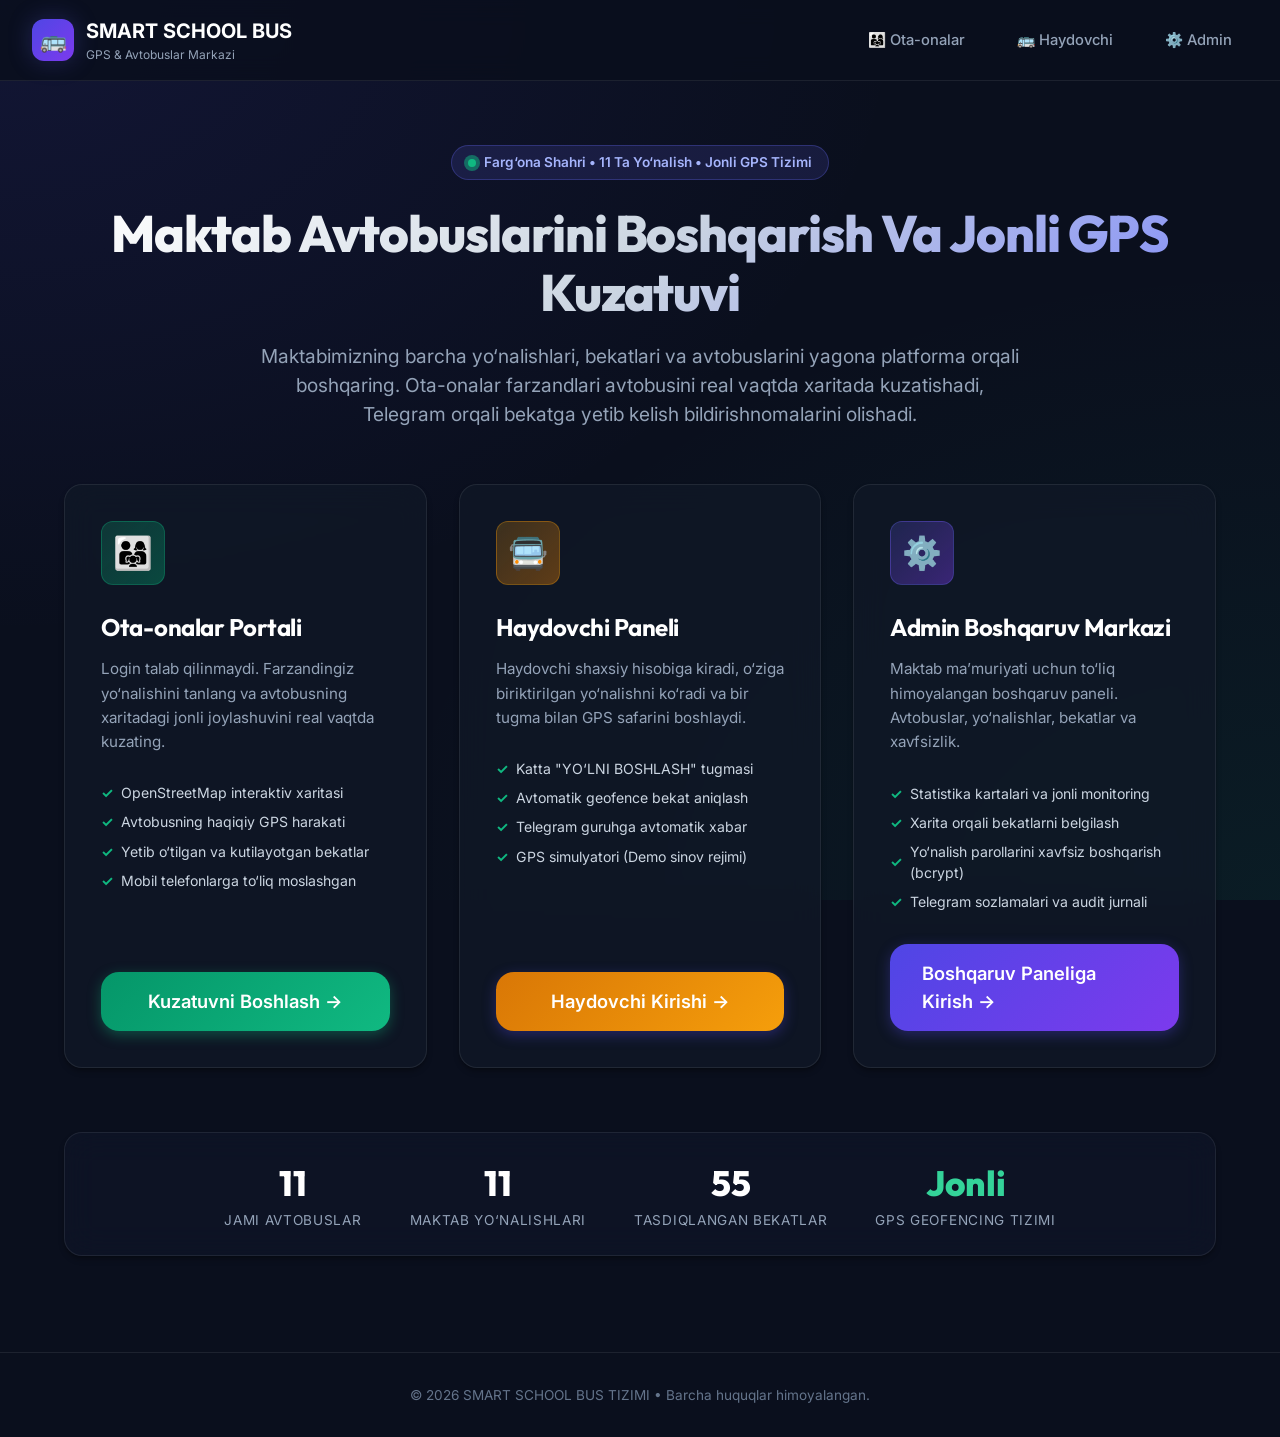
<file: static/index.html>
<!DOCTYPE html>
<html lang="uz">
<head>
  <meta charset="UTF-8">
  <meta name="viewport" content="width=device-width, initial-scale=1.0">
  <title>Smart School Bus — Maktab Avtobuslarini Boshqarish va GPS Kuzatuv Tizimi</title>
  <meta name="description" content="Maktab avtobuslari uchun to'liq boshqaruv, haydovchi GPS uzatmasi va ota-onalar jonli kuzatuv platformasi">
  <link rel="stylesheet" href="/static/css/styles.css">
  <style>
    .hero-container {
      max-width: 1200px;
      margin: 0 auto;
      padding: 4rem 1.5rem 6rem;
      text-align: center;
    }

    .hero-badge {
      display: inline-flex;
      align-items: center;
      gap: 0.5rem;
      background: rgba(99, 102, 241, 0.15);
      border: 1px solid rgba(99, 102, 241, 0.3);
      color: #a5b4fc;
      padding: 0.4rem 1rem;
      border-radius: var(--radius-full);
      font-size: 0.85rem;
      font-weight: 600;
      margin-bottom: 1.5rem;
    }

    .hero-title {
      font-size: 3.2rem;
      font-weight: 800;
      line-height: 1.15;
      margin-bottom: 1.25rem;
      background: linear-gradient(135deg, #ffffff 0%, #cbd5e1 50%, #818cf8 100%);
      -webkit-background-clip: text;
      -webkit-text-fill-color: transparent;
    }

    .hero-desc {
      font-size: 1.2rem;
      color: var(--text-muted);
      max-width: 760px;
      margin: 0 auto 3.5rem;
    }

    .portal-grid {
      display: grid;
      grid-template-columns: repeat(auto-fit, minmax(320px, 1fr));
      gap: 2rem;
      text-align: left;
    }

    .portal-card {
      padding: 2.25rem;
      position: relative;
      overflow: hidden;
      display: flex;
      flex-direction: column;
      justify-content: space-between;
      border: 1px solid var(--border-color);
      transition: all 0.3s cubic-bezier(0.16, 1, 0.3, 1);
    }

    .portal-card:hover {
      transform: translateY(-6px);
      box-shadow: 0 20px 30px -10px rgba(0, 0, 0, 0.5), 0 0 20px rgba(99, 102, 241, 0.2);
      border-color: rgba(99, 102, 241, 0.4);
    }

    .portal-icon {
      width: 64px;
      height: 64px;
      border-radius: var(--radius-md);
      display: flex;
      align-items: center;
      justify-content: center;
      font-size: 2rem;
      margin-bottom: 1.5rem;
    }

    .icon-parent {
      background: linear-gradient(135deg, rgba(16, 185, 129, 0.2) 0%, rgba(5, 150, 105, 0.4) 100%);
      border: 1px solid rgba(16, 185, 129, 0.3);
    }

    .icon-driver {
      background: linear-gradient(135deg, rgba(245, 158, 11, 0.2) 0%, rgba(217, 119, 6, 0.4) 100%);
      border: 1px solid rgba(245, 158, 11, 0.3);
    }

    .icon-admin {
      background: linear-gradient(135deg, rgba(99, 102, 241, 0.2) 0%, rgba(124, 58, 237, 0.4) 100%);
      border: 1px solid rgba(99, 102, 241, 0.3);
    }

    .portal-card h3 {
      font-size: 1.5rem;
      font-weight: 700;
      margin-bottom: 0.75rem;
      color: #fff;
    }

    .portal-card p {
      color: var(--text-muted);
      font-size: 0.95rem;
      margin-bottom: 1.75rem;
      line-height: 1.6;
    }

    .portal-features {
      list-style: none;
      margin-bottom: 2rem;
    }

    .portal-features li {
      font-size: 0.88rem;
      color: #cbd5e1;
      margin-bottom: 0.5rem;
      display: flex;
      align-items: center;
      gap: 0.5rem;
    }

    .portal-features li::before {
      content: '✓';
      color: var(--success);
      font-weight: bold;
    }

    .stats-ticker {
      display: flex;
      justify-content: center;
      gap: 3rem;
      margin-top: 4rem;
      padding: 1.5rem;
      background: rgba(15, 23, 42, 0.6);
      border-radius: var(--radius-lg);
      border: 1px solid var(--border-color);
      flex-wrap: wrap;
    }

    .ticker-item {
      text-align: center;
    }

    .ticker-val {
      font-size: 2.2rem;
      font-weight: 800;
      font-family: 'Outfit', sans-serif;
      color: #fff;
    }

    .ticker-label {
      font-size: 0.85rem;
      color: var(--text-muted);
      text-transform: uppercase;
      letter-spacing: 0.05em;
    }
  </style>
</head>
<body>

  <!-- Navigation -->
  <header class="navbar">
    <div class="brand-badge">
      <div class="brand-icon">🚌</div>
      <div>
        <span>SMART SCHOOL BUS</span>
        <span style="display:block; font-size:0.75rem; color:var(--text-muted); font-weight:400;">GPS & Avtobuslar Markazi</span>
      </div>
    </div>
    <nav class="nav-links">
      <a href="/parent" class="nav-link">👨‍👩‍👧 Ota-onalar</a>
      <a href="/driver" class="nav-link">🚌 Haydovchi</a>
      <a href="/admin" class="nav-link">⚙️ Admin</a>
    </nav>
  </header>

  <!-- Hero Section -->
  <main class="hero-container">
    <div class="hero-badge">
      <span class="pulse-dot"></span>
      Farg‘ona Shahri • 11 Ta Yo‘nalish • Jonli GPS Tizimi
    </div>

    <h1 class="hero-title">Maktab Avtobuslarini Boshqarish Va Jonli GPS Kuzatuvi</h1>
    <p class="hero-desc">
      Maktabimizning barcha yo‘nalishlari, bekatlari va avtobuslarini yagona platforma orqali boshqaring. 
      Ota-onalar farzandlari avtobusini real vaqtda xaritada kuzatishadi, Telegram orqali bekatga yetib kelish bildirishnomalarini olishadi.
    </p>

    <!-- Portal Cards -->
    <div class="portal-grid">
      
      <!-- Parent Portal Card -->
      <div class="portal-card glass-panel">
        <div>
          <div class="portal-icon icon-parent">👨‍👩‍👧</div>
          <h3>Ota-onalar Portali</h3>
          <p>Login talab qilinmaydi. Farzandingiz yo‘nalishini tanlang va avtobusning xaritadagi jonli joylashuvini real vaqtda kuzating.</p>
          <ul class="portal-features">
            <li>OpenStreetMap interaktiv xaritasi</li>
            <li>Avtobusning haqiqiy GPS harakati</li>
            <li>Yetib o‘tilgan va kutilayotgan bekatlar</li>
            <li>Mobil telefonlarga to‘liq moslashgan</li>
          </ul>
        </div>
        <a href="/parent" class="btn btn-success btn-lg" style="width: 100%;">
          Kuzatuvni Boshlash →
        </a>
      </div>

      <!-- Driver Portal Card -->
      <div class="portal-card glass-panel">
        <div>
          <div class="portal-icon icon-driver">🚍</div>
          <h3>Haydovchi Paneli</h3>
          <p>Haydovchi shaxsiy hisobiga kiradi, o‘ziga biriktirilgan yo‘nalishni ko‘radi va bir tugma bilan GPS safarini boshlaydi.</p>
          <ul class="portal-features">
            <li>Katta "YO‘LNI BOSHLASH" tugmasi</li>
            <li>Avtomatik geofence bekat aniqlash</li>
            <li>Telegram guruhga avtomatik xabar</li>
            <li>GPS simulyatori (Demo sinov rejimi)</li>
          </ul>
        </div>
        <a href="/driver" class="btn btn-primary btn-lg" style="width: 100%; background: linear-gradient(135deg, #d97706 0%, #f59e0b 100%);">
          Haydovchi Kirishi →
        </a>
      </div>

      <!-- Admin Portal Card -->
      <div class="portal-card glass-panel">
        <div>
          <div class="portal-icon icon-admin">⚙️</div>
          <h3>Admin Boshqaruv Markazi</h3>
          <p>Maktab ma’muriyati uchun to‘liq himoyalangan boshqaruv paneli. Avtobuslar, yo‘nalishlar, bekatlar va xavfsizlik.</p>
          <ul class="portal-features">
            <li>Statistika kartalari va jonli monitoring</li>
            <li>Xarita orqali bekatlarni belgilash</li>
            <li>Yo‘nalish parollarini xavfsiz boshqarish (bcrypt)</li>
            <li>Telegram sozlamalari va audit jurnali</li>
          </ul>
        </div>
        <a href="/admin" class="btn btn-primary btn-lg" style="width: 100%;">
          Boshqaruv Paneliga Kirish →
        </a>
      </div>

    </div>

    <!-- Quick Stats Ticker -->
    <div class="stats-ticker glass-panel" id="statsTicker">
      <div class="ticker-item">
        <div class="ticker-val" id="tBuses">11</div>
        <div class="ticker-label">Jami Avtobuslar</div>
      </div>
      <div class="ticker-item">
        <div class="ticker-val" id="tRoutes">11</div>
        <div class="ticker-label">Maktab Yo‘nalishlari</div>
      </div>
      <div class="ticker-item">
        <div class="ticker-val" id="tStops">55</div>
        <div class="ticker-label">Tasdiqlangan Bekatlar</div>
      </div>
      <div class="ticker-item">
        <div class="ticker-val" id="tActive" style="color: #34d399;">Jonli</div>
        <div class="ticker-label">GPS Geofencing Tizimi</div>
      </div>
    </div>
  </main>

  <footer style="text-align: center; padding: 2rem; color: var(--text-dim); font-size: 0.85rem; border-top: 1px solid var(--border-color);">
    © 2026 SMART SCHOOL BUS TIZIMI • Barcha huquqlar himoyalangan.
  </footer>

</body>
</html>
</file>
<file: static/css/styles.css>
@import url('https://fonts.googleapis.com/css2?family=Inter:wght@300;400;500;600;700&family=Outfit:wght@400;500;600;700;800&display=swap');

:root {
  --bg-main: #0a0f1d;
  --bg-card: rgba(17, 24, 39, 0.75);
  --bg-card-hover: rgba(30, 41, 59, 0.85);
  --bg-card-solid: #111827;
  --bg-surface: #1e293b;
  --border-color: rgba(255, 255, 255, 0.08);
  --border-focus: rgba(99, 102, 241, 0.5);

  --primary: #4f46e5;
  --primary-light: #6366f1;
  --primary-gradient: linear-gradient(135deg, #4f46e5 0%, #7c3aed 100%);
  --success: #10b981;
  --success-gradient: linear-gradient(135deg, #059669 0%, #10b981 100%);
  --warning: #f59e0b;
  --danger: #ef4444;
  --danger-gradient: linear-gradient(135deg, #dc2626 0%, #ef4444 100%);
  --info: #06b6d4;

  --text-main: #f8fafc;
  --text-muted: #94a3b8;
  --text-dim: #64748b;

  --shadow-sm: 0 1px 2px 0 rgba(0, 0, 0, 0.25);
  --shadow-md: 0 4px 6px -1px rgba(0, 0, 0, 0.3), 0 2px 4px -2px rgba(0, 0, 0, 0.3);
  --shadow-lg: 0 10px 15px -3px rgba(0, 0, 0, 0.4), 0 4px 6px -4px rgba(0, 0, 0, 0.4);
  --shadow-glow: 0 0 25px rgba(99, 102, 241, 0.25);

  --radius-sm: 8px;
  --radius-md: 12px;
  --radius-lg: 18px;
  --radius-full: 9999px;
}

* {
  margin: 0;
  padding: 0;
  box-sizing: border-box;
}

body {
  font-family: 'Inter', sans-serif;
  background-color: var(--bg-main);
  color: var(--text-main);
  min-height: 100vh;
  line-height: 1.5;
  overflow-x: hidden;
  background-image: 
    radial-gradient(at 0% 0%, rgba(79, 70, 229, 0.12) 0px, transparent 50%),
    radial-gradient(at 100% 100%, rgba(16, 185, 129, 0.08) 0px, transparent 50%);
  background-attachment: fixed;
}

h1, h2, h3, h4, .font-heading {
  font-family: 'Outfit', sans-serif;
  letter-spacing: -0.02em;
}

a {
  color: inherit;
  text-decoration: none;
}

/* Glass panel */
.glass-panel {
  background: var(--bg-card);
  backdrop-filter: blur(16px);
  -webkit-backdrop-filter: blur(16px);
  border: 1px solid var(--border-color);
  border-radius: var(--radius-lg);
  box-shadow: var(--shadow-md);
  transition: all 0.25s ease;
}

.glass-panel:hover {
  border-color: rgba(255, 255, 255, 0.14);
}

/* Header & Navbar */
.navbar {
  display: flex;
  align-items: center;
  justify-content: space-between;
  padding: 1rem 2rem;
  background: rgba(10, 15, 29, 0.85);
  backdrop-filter: blur(12px);
  border-bottom: 1px solid var(--border-color);
  position: sticky;
  top: 0;
  z-index: 1000;
}

.brand-badge {
  display: flex;
  align-items: center;
  gap: 0.75rem;
  font-size: 1.25rem;
  font-weight: 700;
  color: #fff;
}

.brand-icon {
  width: 42px;
  height: 42px;
  border-radius: var(--radius-md);
  background: var(--primary-gradient);
  display: flex;
  align-items: center;
  justify-content: center;
  font-size: 1.35rem;
  box-shadow: var(--shadow-glow);
}

.nav-links {
  display: flex;
  gap: 1.25rem;
  align-items: center;
}

.nav-link {
  font-size: 0.92rem;
  font-weight: 500;
  color: var(--text-muted);
  padding: 0.5rem 1rem;
  border-radius: var(--radius-sm);
  transition: all 0.2s ease;
}

.nav-link:hover, .nav-link.active {
  color: #fff;
  background: rgba(255, 255, 255, 0.06);
}

/* Buttons */
.btn {
  display: inline-flex;
  align-items: center;
  justify-content: center;
  gap: 0.5rem;
  padding: 0.65rem 1.25rem;
  font-size: 0.95rem;
  font-weight: 600;
  border-radius: var(--radius-md);
  cursor: pointer;
  border: none;
  transition: all 0.2s ease;
  user-select: none;
}

.btn-primary {
  background: var(--primary-gradient);
  color: #fff;
  box-shadow: 0 4px 14px rgba(79, 70, 229, 0.35);
}

.btn-primary:hover {
  box-shadow: 0 6px 20px rgba(79, 70, 229, 0.5);
  transform: translateY(-1px);
}

.btn-success {
  background: var(--success-gradient);
  color: #fff;
  box-shadow: 0 4px 14px rgba(16, 185, 129, 0.35);
}

.btn-success:hover {
  box-shadow: 0 6px 20px rgba(16, 185, 129, 0.5);
  transform: translateY(-1px);
}

.btn-danger {
  background: var(--danger-gradient);
  color: #fff;
  box-shadow: 0 4px 14px rgba(239, 68, 68, 0.35);
}

.btn-danger:hover {
  box-shadow: 0 6px 20px rgba(239, 68, 68, 0.5);
  transform: translateY(-1px);
}

.btn-secondary {
  background: rgba(255, 255, 255, 0.08);
  color: var(--text-main);
  border: 1px solid var(--border-color);
}

.btn-secondary:hover {
  background: rgba(255, 255, 255, 0.14);
}

.btn-sm {
  padding: 0.4rem 0.75rem;
  font-size: 0.85rem;
  border-radius: var(--radius-sm);
}

.btn-lg {
  padding: 1rem 2rem;
  font-size: 1.15rem;
  border-radius: var(--radius-lg);
}

/* Badges */
.badge {
  display: inline-flex;
  align-items: center;
  gap: 0.35rem;
  padding: 0.25rem 0.65rem;
  font-size: 0.75rem;
  font-weight: 600;
  text-transform: uppercase;
  letter-spacing: 0.05em;
  border-radius: var(--radius-full);
}

.badge-success {
  background: rgba(16, 185, 129, 0.15);
  color: #34d399;
  border: 1px solid rgba(16, 185, 129, 0.3);
}

.badge-warning {
  background: rgba(245, 158, 11, 0.15);
  color: #fbbf24;
  border: 1px solid rgba(245, 158, 11, 0.3);
}

.badge-danger {
  background: rgba(239, 68, 68, 0.15);
  color: #f87171;
  border: 1px solid rgba(239, 68, 68, 0.3);
}

.badge-info {
  background: rgba(6, 182, 212, 0.15);
  color: #38bdf8;
  border: 1px solid rgba(6, 182, 212, 0.3);
}

.badge-gray {
  background: rgba(148, 163, 184, 0.15);
  color: #94a3b8;
  border: 1px solid rgba(148, 163, 184, 0.3);
}

/* Pulse animation for live status */
.pulse-dot {
  width: 8px;
  height: 8px;
  border-radius: 50%;
  background: #10b981;
  position: relative;
  display: inline-block;
}

.pulse-dot::after {
  content: '';
  position: absolute;
  top: -4px;
  left: -4px;
  width: 16px;
  height: 16px;
  border-radius: 50%;
  background: rgba(16, 185, 129, 0.5);
  animation: pulse-ring 1.8s cubic-bezier(0.215, 0.61, 0.355, 1) infinite;
}

@keyframes pulse-ring {
  0% { transform: scale(0.6); opacity: 1; }
  100% { transform: scale(2.2); opacity: 0; }
}

.pulse-dot.danger {
  background: #ef4444;
}
.pulse-dot.danger::after {
  background: rgba(239, 68, 68, 0.5);
}

/* Form inputs */
.form-group {
  margin-bottom: 1.25rem;
}

.form-label {
  display: block;
  font-size: 0.88rem;
  font-weight: 500;
  margin-bottom: 0.45rem;
  color: var(--text-muted);
}

.form-input, .form-select, .form-textarea {
  width: 100%;
  padding: 0.75rem 1rem;
  background: rgba(15, 23, 42, 0.8);
  border: 1px solid var(--border-color);
  border-radius: var(--radius-md);
  color: #fff;
  font-size: 0.95rem;
  transition: all 0.2s ease;
  font-family: inherit;
}

.form-input:focus, .form-select:focus, .form-textarea:focus {
  outline: none;
  border-color: var(--primary-light);
  box-shadow: 0 0 0 3px rgba(99, 102, 241, 0.25);
  background: rgba(15, 23, 42, 0.95);
}

/* Modal */
.modal-overlay {
  position: fixed;
  inset: 0;
  background: rgba(0, 0, 0, 0.75);
  backdrop-filter: blur(6px);
  display: flex;
  align-items: center;
  justify-content: center;
  z-index: 2000;
  opacity: 0;
  visibility: hidden;
  transition: all 0.25s ease;
  padding: 1rem;
}

.modal-overlay.active {
  opacity: 1;
  visibility: visible;
}

.modal-content {
  background: #111827;
  border: 1px solid rgba(255, 255, 255, 0.12);
  border-radius: var(--radius-lg);
  width: 100%;
  max-width: 580px;
  max-height: 90vh;
  overflow-y: auto;
  box-shadow: var(--shadow-lg);
  transform: translateY(20px) scale(0.98);
  transition: all 0.25s ease;
}

.modal-overlay.active .modal-content {
  transform: translateY(0) scale(1);
}

.modal-header {
  display: flex;
  align-items: center;
  justify-content: space-between;
  padding: 1.25rem 1.5rem;
  border-bottom: 1px solid var(--border-color);
}

.modal-title {
  font-size: 1.25rem;
  font-weight: 700;
}

.modal-close {
  background: transparent;
  border: none;
  color: var(--text-muted);
  font-size: 1.5rem;
  cursor: pointer;
  line-height: 1;
  transition: color 0.2s;
}

.modal-close:hover {
  color: #fff;
}

.modal-body {
  padding: 1.5rem;
}

.modal-footer {
  padding: 1rem 1.5rem;
  border-top: 1px solid var(--border-color);
  display: flex;
  justify-content: flex-end;
  gap: 0.75rem;
  background: rgba(0, 0, 0, 0.2);
}

/* Toast Notifications */
.toast-container {
  position: fixed;
  bottom: 24px;
  right: 24px;
  z-index: 3000;
  display: flex;
  flex-direction: column;
  gap: 10px;
  pointer-events: none;
}

.toast {
  pointer-events: auto;
  background: #1e293b;
  border: 1px solid rgba(255, 255, 255, 0.12);
  border-radius: var(--radius-md);
  padding: 0.9rem 1.25rem;
  color: #fff;
  font-size: 0.92rem;
  box-shadow: var(--shadow-lg);
  display: flex;
  align-items: center;
  gap: 0.75rem;
  min-width: 280px;
  max-width: 420px;
  animation: toast-in 0.3s cubic-bezier(0.16, 1, 0.3, 1);
}

@keyframes toast-in {
  from { transform: translateY(20px); opacity: 0; }
  to { transform: translateY(0); opacity: 1; }
}

.toast.toast-success { border-left: 4px solid var(--success); }
.toast.toast-error { border-left: 4px solid var(--danger); }
.toast.toast-info { border-left: 4px solid var(--info); }

/* Table styling */
.data-table-container {
  width: 100%;
  overflow-x: auto;
  border-radius: var(--radius-md);
  border: 1px solid var(--border-color);
}

.data-table {
  width: 100%;
  border-collapse: collapse;
  text-align: left;
  font-size: 0.9rem;
}

.data-table th {
  background: rgba(15, 23, 42, 0.95);
  padding: 0.85rem 1rem;
  color: var(--text-muted);
  font-weight: 600;
  border-bottom: 1px solid var(--border-color);
  white-space: nowrap;
}

.data-table td {
  padding: 0.85rem 1rem;
  border-bottom: 1px solid rgba(255, 255, 255, 0.04);
  color: var(--text-main);
}

.data-table tr:hover td {
  background: rgba(255, 255, 255, 0.02);
}

/* Leaflet dark custom tiles / map container */
.map-view-box {
  width: 100%;
  height: 500px;
  border-radius: var(--radius-lg);
  overflow: hidden;
  border: 1px solid var(--border-color);
  position: relative;
  box-shadow: inset 0 0 20px rgba(0, 0, 0, 0.4);
}

/* Custom leaflet bus icon */
.bus-marker-icon {
  background: var(--primary-gradient);
  border: 2px solid #ffffff;
  border-radius: 50%;
  color: #fff;
  display: flex;
  align-items: center;
  justify-content: center;
  font-size: 18px;
  box-shadow: 0 0 15px rgba(79, 70, 229, 0.7);
  transition: all 0.3s cubic-bezier(0.4, 0, 0.2, 1);
}

.stop-marker-icon {
  background: #0f172a;
  border: 2px solid #38bdf8;
  border-radius: 50%;
  color: #38bdf8;
  display: flex;
  align-items: center;
  justify-content: center;
  font-size: 11px;
  font-weight: 700;
  box-shadow: 0 2px 8px rgba(0,0,0,0.5);
}

.stop-marker-icon.visited {
  border-color: #10b981;
  color: #10b981;
  background: rgba(16, 185, 129, 0.15);
}

.stop-marker-icon.next {
  border-color: #f59e0b;
  color: #f59e0b;
  background: rgba(245, 158, 11, 0.25);
  box-shadow: 0 0 12px rgba(245, 158, 11, 0.8);
}

.school-marker-icon {
  background: linear-gradient(135deg, #ef4444, #f59e0b);
  border: 2px solid #ffffff;
  border-radius: 50%;
  color: #ffffff;
  display: flex;
  align-items: center;
  justify-content: center;
  font-size: 18px;
  box-shadow: 0 0 16px rgba(239, 68, 68, 0.8), 0 2px 8px rgba(0,0,0,0.6);
  animation: pulse-school 2.5s infinite ease-in-out;
}

@keyframes pulse-school {
  0%, 100% { transform: scale(1); box-shadow: 0 0 12px rgba(239, 68, 68, 0.7); }
  50% { transform: scale(1.12); box-shadow: 0 0 22px rgba(245, 158, 11, 0.9); }
}

/* YANDEX STYLE SMOOTH ANIMATED BUS MARKER */
.leaflet-marker-icon.smooth-bus-marker {
  transition: transform 0.8s linear, top 0.8s linear, left 0.8s linear !important;
}

.yandex-bus-icon-wrap {
  position: relative;
  width: 44px;
  height: 44px;
  display: flex;
  align-items: center;
  justify-content: center;
}

.yandex-bus-radar {
  position: absolute;
  width: 100%;
  height: 100%;
  border-radius: 50%;
  background: rgba(245, 158, 11, 0.35);
  animation: yandex-radar-pulse 2s infinite ease-out;
  pointer-events: none;
}

.yandex-bus-body {
  width: 38px;
  height: 38px;
  border-radius: 50%;
  background: linear-gradient(135deg, #f59e0b 0%, #ea580c 100%);
  border: 2.5px solid #ffffff;
  display: flex;
  align-items: center;
  justify-content: center;
  box-shadow: 0 0 18px rgba(245, 158, 11, 0.9), 0 4px 12px rgba(0,0,0,0.5);
  font-size: 20px;
  transform: rotate(0deg);
  transition: transform 0.4s ease-out;
}

@keyframes yandex-radar-pulse {
  0% { transform: scale(0.9); opacity: 0.9; }
  100% { transform: scale(2.4); opacity: 0; }
}
</file>
